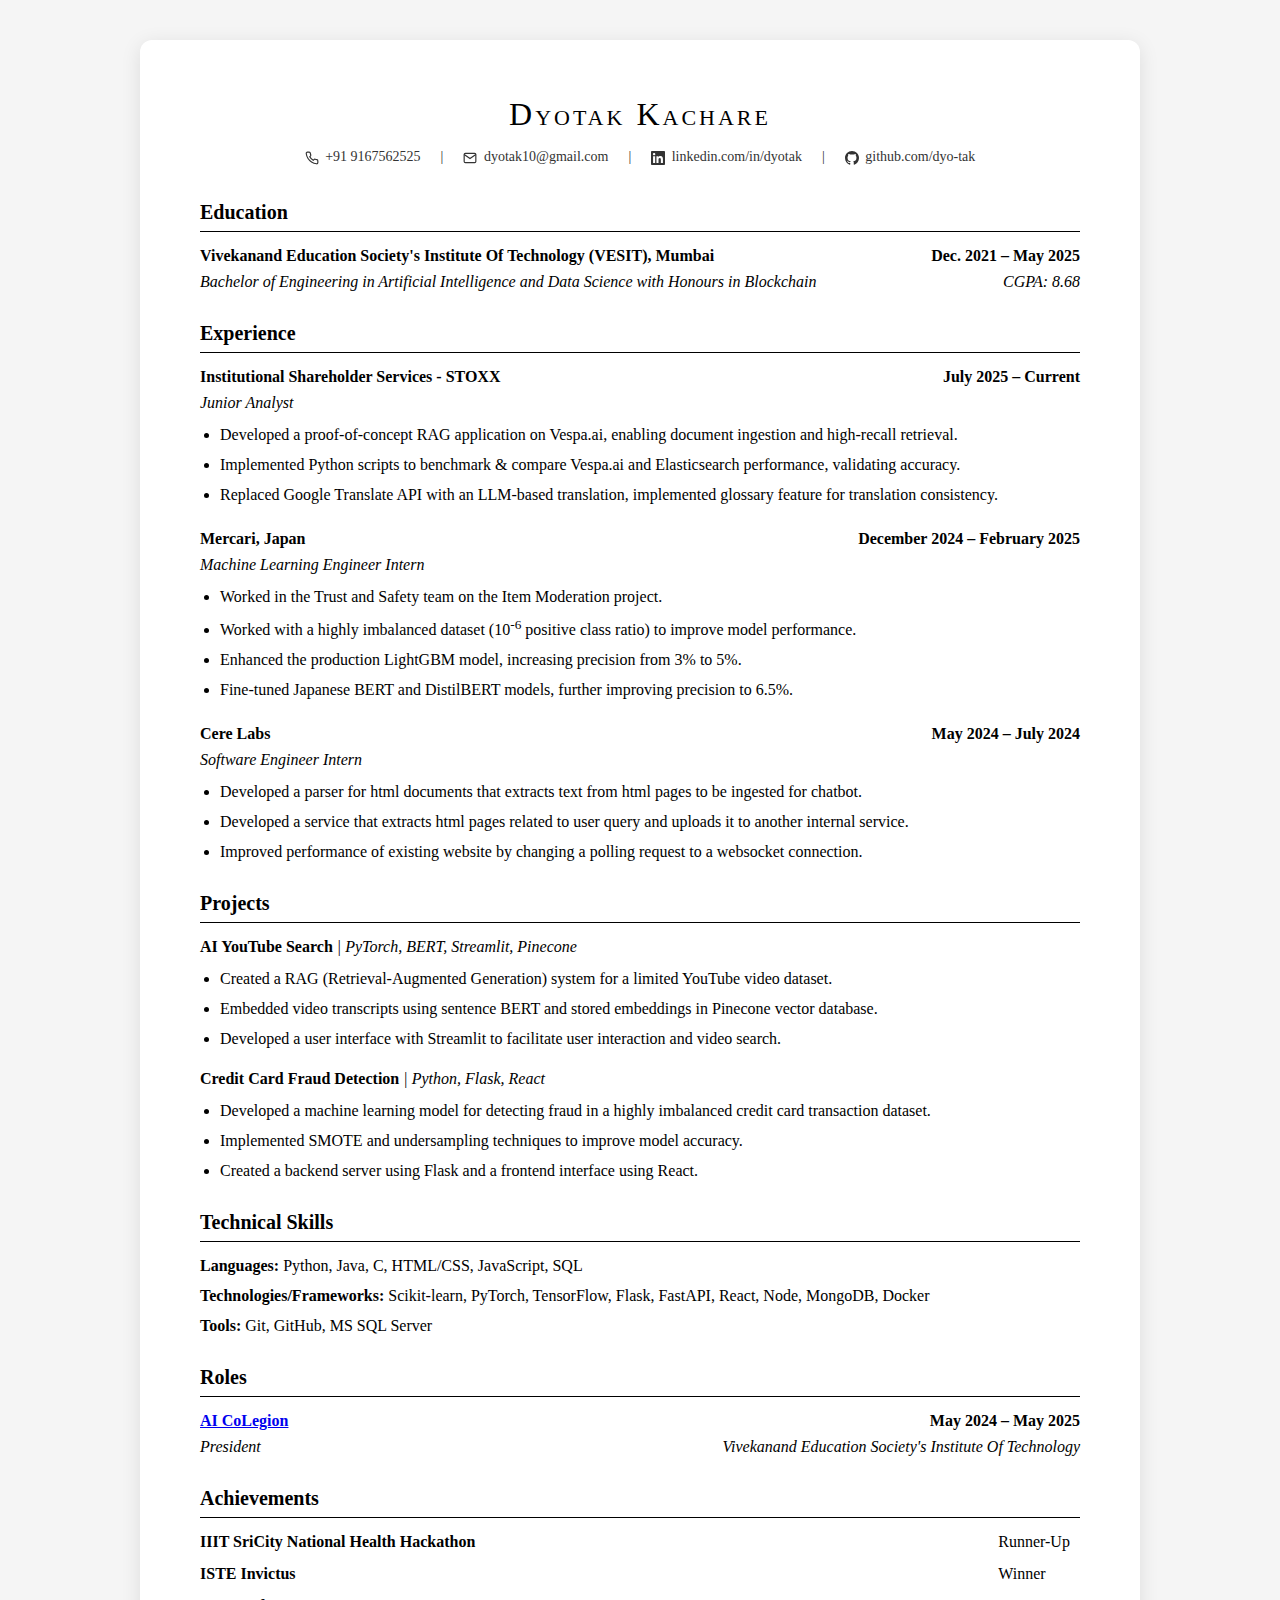
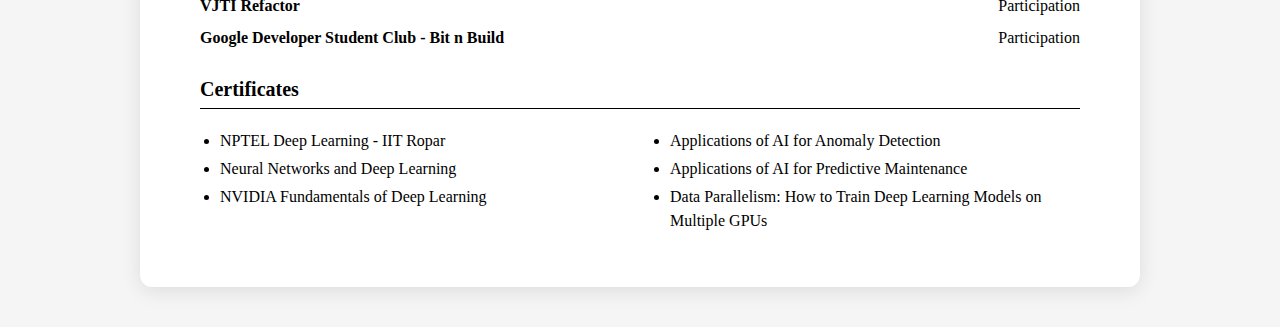
<file: resume.html>
<!DOCTYPE html>
<html lang="en">
<head>
    <meta charset="UTF-8">
    <meta name="viewport" content="width=device-width, initial-scale=1.0">
    <title>Dyotak Kachare - Resume</title>
    <link href="https://fonts.googleapis.com/css2?family=Cardo:ital,wght@0,400;0,600;0,700;1,400;1,600&display=swap" rel="stylesheet">
    <style>
        * {
            margin: 0;
            padding: 0;
            box-sizing: border-box;
        }

        body {
            font-family: 'Crimson Text', Georgia, serif;
            background-color: #f5f5f5;
            padding: 40px 20px;
            line-height: 1.5;
        }

        .resume-container {
            max-width: 1000px;
            margin: 0 auto;
            background: white;
            padding: 50px 60px;
            box-shadow: 0 4px 20px rgba(0, 0, 0, 0.1);
            border-radius: 12px;
        }

        header {
            text-align: center;
            margin-bottom: 30px;
        }

        h1 {
            font-size: 32px;
            font-weight: 400;
            letter-spacing: 3px;
            margin-bottom: 8px;
            font-variant: small-caps;
        }

        .contact-info {
            font-size: 14px;
            color: #333;
            display: flex;
            justify-content: center;
            align-items: center;
            flex-wrap: wrap;
            gap: 4px 12px;
        }

        .contact-info a {
            color: #333;
            text-decoration: none;
        }

        .contact-info a:hover {
            text-decoration: underline;
        }

        .contact-icon {
            width: 14px;
            height: 14px;
            vertical-align: middle;
            margin-right: 3px;
        }

        .separator {
            margin: 0 8px;
        }

        h2 {
            font-size: 20px;
            font-weight: 700;
            margin-top: 24px;
            margin-bottom: 12px;
            border-bottom: 1px solid #000;
            padding-bottom: 4px;
        }

        .experience-item,
        .education-item,
        .role-item {
            margin-bottom: 20px;
        }

        .item-header {
            display: flex;
            justify-content: space-between;
            margin-bottom: 2px;
        }

        .item-header strong {
            font-weight: 700;
        }

        .item-subheader {
            display: flex;
            justify-content: space-between;
            font-style: italic;
            margin-bottom: 8px;
        }

        ul {
            margin-left: 20px;
            margin-top: 8px;
        }

        li {
            margin-bottom: 6px;
            line-height: 1.5;
        }

        .project-item {
            margin-bottom: 16px;
        }

        .project-header {
            margin-bottom: 8px;
        }

        .project-header strong a {
            color: #000;
            text-decoration: none;
        }

        .project-header strong a:hover {
            text-decoration: underline;
        }

        .tech-stack {
            font-style: italic;
        }

        .skills-section {
            margin-top: 8px;
        }

        .skill-item {
            margin-bottom: 6px;
        }

        .skill-item strong {
            font-weight: 700;
        }

        .achievements-grid,
        .certificates-grid {
            display: grid;
            grid-template-columns: 1fr auto;
            gap: 8px 20px;
            margin-top: 12px;
        }

        .achievements-grid a,
        .certificates-grid a {
            color: #000;
            text-decoration: none;
        }

        .achievements-grid a:hover,
        .certificates-grid a:hover {
            text-decoration: underline;
        }

        .certificates-grid {
            grid-template-columns: 1fr 1fr;
        }

        .certificates-grid li {
            margin-bottom: 4px;
        }

        @media (max-width: 768px) {
            body {
                padding: 0;
            }

            .resume-container {
                border-radius: 0;
                box-shadow: none;
                padding: 30px 25px;
                max-width: 100%;
            }

            h1 {
                font-size: 26px;
                letter-spacing: 2px;
            }

            .contact-info {
                font-size: 12px;
                gap: 3px 8px;
            }

            h2 {
                font-size: 18px;
                margin-top: 20px;
            }

            .item-header,
            .item-subheader {
                flex-direction: column;
                gap: 2px;
            }

            .item-header .date,
            .item-subheader .location {
                text-align: left;
            }

            ul {
                margin-left: 18px;
            }

            li {
                font-size: 15px;
            }

            .certificates-grid {
                grid-template-columns: 1fr;
            }

            .achievements-grid {
                grid-template-columns: 1fr;
                gap: 12px;
            }

            .achievement-item {
                display: flex;
                justify-content: space-between;
                align-items: baseline;
            }
        }

        @media (max-width: 480px) {
            .resume-container {
                padding: 20px 15px;
            }

            h1 {
                font-size: 22px;
            }

            .contact-info {
                font-size: 11px;
            }
        }
    </style>
</head>
<body>
    <div class="resume-container">
        <header>
            <h1>Dyotak Kachare</h1>
            <div class="contact-info">
                <span>
                    <svg class="contact-icon" viewBox="0 0 24 24" fill="none" stroke="currentColor" stroke-width="2">
                        <path d="M22 16.92v3a2 2 0 0 1-2.18 2 19.79 19.79 0 0 1-8.63-3.07 19.5 19.5 0 0 1-6-6 19.79 19.79 0 0 1-3.07-8.67A2 2 0 0 1 4.11 2h3a2 2 0 0 1 2 1.72 12.84 12.84 0 0 0 .7 2.81 2 2 0 0 1-.45 2.11L8.09 9.91a16 16 0 0 0 6 6l1.27-1.27a2 2 0 0 1 2.11-.45 12.84 12.84 0 0 0 2.81.7A2 2 0 0 1 22 16.92z"></path>
                    </svg>
                    +91 9167562525
                </span>
                <span class="separator">|</span>
                <a href="mailto:dyotak10@gmail.com">
                    <svg class="contact-icon" viewBox="0 0 24 24" fill="none" stroke="currentColor" stroke-width="2">
                        <path d="M4 4h16c1.1 0 2 .9 2 2v12c0 1.1-.9 2-2 2H4c-1.1 0-2-.9-2-2V6c0-1.1.9-2 2-2z"></path>
                        <polyline points="22,6 12,13 2,6"></polyline>
                    </svg>
                    dyotak10@gmail.com
                </a>
                <span class="separator">|</span>
                <a href="https://linkedin.com/in/dyotak">
                    <svg class="contact-icon" viewBox="0 0 24 24" fill="currentColor">
                        <path d="M20.447 20.452h-3.554v-5.569c0-1.328-.027-3.037-1.852-3.037-1.853 0-2.136 1.445-2.136 2.939v5.667H9.351V9h3.414v1.561h.046c.477-.9 1.637-1.85 3.37-1.85 3.601 0 4.267 2.37 4.267 5.455v6.286zM5.337 7.433c-1.144 0-2.063-.926-2.063-2.065 0-1.138.92-2.063 2.063-2.063 1.14 0 2.064.925 2.064 2.063 0 1.139-.925 2.065-2.064 2.065zm1.782 13.019H3.555V9h3.564v11.452zM22.225 0H1.771C.792 0 0 .774 0 1.729v20.542C0 23.227.792 24 1.771 24h20.451C23.2 24 24 23.227 24 22.271V1.729C24 .774 23.2 0 22.222 0h.003z"/>
                    </svg>
                    linkedin.com/in/dyotak
                </a>
                <span class="separator">|</span>
                <a href="https://github.com/dyo-tak">
                    <svg class="contact-icon" viewBox="0 0 24 24" fill="currentColor">
                        <path d="M12 0c-6.626 0-12 5.373-12 12 0 5.302 3.438 9.8 8.207 11.387.599.111.793-.261.793-.577v-2.234c-3.338.726-4.033-1.416-4.033-1.416-.546-1.387-1.333-1.756-1.333-1.756-1.089-.745.083-.729.083-.729 1.205.084 1.839 1.237 1.839 1.237 1.07 1.834 2.807 1.304 3.492.997.107-.775.418-1.305.762-1.604-2.665-.305-5.467-1.334-5.467-5.931 0-1.311.469-2.381 1.236-3.221-.124-.303-.535-1.524.117-3.176 0 0 1.008-.322 3.301 1.23.957-.266 1.983-.399 3.003-.404 1.02.005 2.047.138 3.006.404 2.291-1.552 3.297-1.23 3.297-1.23.653 1.653.242 2.874.118 3.176.77.84 1.235 1.911 1.235 3.221 0 4.609-2.807 5.624-5.479 5.921.43.372.823 1.102.823 2.222v3.293c0 .319.192.694.801.576 4.765-1.589 8.199-6.086 8.199-11.386 0-6.627-5.373-12-12-12z"/>
                    </svg>
                    github.com/dyo-tak
                </a>
            </div>
        </header>

        <section>
            <h2>Education</h2>
            <div class="education-item">
                <div class="item-header">
                    <strong>Vivekanand Education Society's Institute Of Technology (VESIT), Mumbai</strong>
                    <span class="date"><strong>Dec. 2021 – May 2025</strong></span>
                </div>
                <div class="item-subheader">
                    <span>Bachelor of Engineering in Artificial Intelligence and Data Science with Honours in Blockchain</span>
                    <span class="location">CGPA: 8.68</span>
                </div>
            </div>
        </section>

        <section>
            <h2>Experience</h2>
            
            <div class="experience-item">
                <div class="item-header">
                    <strong>Institutional Shareholder Services - STOXX</strong>
                    <span class="date"><strong>July 2025 – Current</strong></span>
                </div>
                <div class="item-subheader">
                    <span>Junior Analyst</span>
                    <span class="location"></span>
                </div>
                <ul>
                    <li>Developed a proof-of-concept RAG application on Vespa.ai, enabling document ingestion and high-recall retrieval.</li>
                    <li>Implemented Python scripts to benchmark & compare Vespa.ai and Elasticsearch performance, validating accuracy.</li>
                    <li>Replaced Google Translate API with an LLM-based translation, implemented glossary feature for translation consistency.</li>
                </ul>
            </div>

            <div class="experience-item">
                <div class="item-header">
                    <strong>Mercari, Japan</strong>
                    <span class="date"><strong>December 2024 – February 2025</strong></span>
                </div>
                <div class="item-subheader">
                    <span>Machine Learning Engineer Intern</span>
                    <span class="location"></span>
                </div>
                <ul>
                    <li>Worked in the Trust and Safety team on the Item Moderation project.</li>
                    <li>Worked with a highly imbalanced dataset (10<sup>-6</sup> positive class ratio) to improve model performance.</li>
                    <li>Enhanced the production LightGBM model, increasing precision from 3% to 5%.</li>
                    <li>Fine-tuned Japanese BERT and DistilBERT models, further improving precision to 6.5%.</li>
                </ul>
            </div>

            <div class="experience-item">
                <div class="item-header">
                    <strong>Cere Labs</strong>
                    <span class="date"><strong>May 2024 – July 2024</strong></span>
                </div>
                <div class="item-subheader">
                    <span>Software Engineer Intern</span>
                    <span class="location"></span>
                </div>
                <ul>
                    <li>Developed a parser for html documents that extracts text from html pages to be ingested for chatbot.</li>
                    <li>Developed a service that extracts html pages related to user query and uploads it to another internal service.</li>
                    <li>Improved performance of existing website by changing a polling request to a websocket connection.</li>
                </ul>
            </div>
        </section>

        <section>
            <h2>Projects</h2>
            
            <div class="project-item">
                <div class="project-header">
                    <strong><a href="https://github.com/dyo-tak/ai-yt-search">AI YouTube Search</a></strong> <span class="tech-stack">| PyTorch, BERT, Streamlit, Pinecone</span>
                </div>
                <ul>
                    <li>Created a RAG (Retrieval-Augmented Generation) system for a limited YouTube video dataset.</li>
                    <li>Embedded video transcripts using sentence BERT and stored embeddings in Pinecone vector database.</li>
                    <li>Developed a user interface with Streamlit to facilitate user interaction and video search.</li>
                </ul>
            </div>

            <div class="project-item">
                <div class="project-header">
                    <strong><a href="https://github.com/dyo-tak/ml-fraud-detection">Credit Card Fraud Detection</a></strong> <span class="tech-stack">| Python, Flask, React</span>
                </div>
                <ul>
                    <li>Developed a machine learning model for detecting fraud in a highly imbalanced credit card transaction dataset.</li>
                    <li>Implemented SMOTE and undersampling techniques to improve model accuracy.</li>
                    <li>Created a backend server using Flask and a frontend interface using React.</li>
                </ul>
            </div>
        </section>

        <section>
            <h2>Technical Skills</h2>
            <div class="skills-section">
                <div class="skill-item">
                    <strong>Languages:</strong> Python, Java, C, HTML/CSS, JavaScript, SQL
                </div>
                <div class="skill-item">
                    <strong>Technologies/Frameworks:</strong> Scikit-learn, PyTorch, TensorFlow, Flask, FastAPI, React, Node, MongoDB, Docker
                </div>
                <div class="skill-item">
                    <strong>Tools:</strong> Git, GitHub, MS SQL Server
                </div>
            </div>
        </section>

        <section>
            <h2>Roles</h2>
            <div class="role-item">
                <div class="item-header">
                    <strong><a href="https://drive.google.com/file/d/1qdixImdurISHTXNhrlyEh8R-JujPAMBA/view?usp=sharing">AI CoLegion</a></strong>
                    <span class="date"><strong>May 2024 – May 2025</strong></span>
                </div>
                <div class="item-subheader">
                    <span>President</span>
                    <span class="location">Vivekanand Education Society's Institute Of Technology</span>
                </div>
            </div>
        </section>

        <section>
            <h2>Achievements</h2>
            <div class="achievements-grid">
                <div class="achievement-item">
                    <strong><a href="https://drive.google.com/file/d/1VKOLX0GX5w3TlyhVW9LenM16WXuZw8Lj/view?usp=drive_link">IIIT SriCity National Health Hackathon</a></strong>
                </div>
                <div>Runner-Up</div>
                
                <div class="achievement-item">
                    <strong><a href="https://drive.google.com/file/d/193RLWfQkm5SIQYcgTnQ6wVuaHBEMb-g_/view?usp=sharing">ISTE Invictus</a></strong>
                </div>
                <div>Winner</div>
                
                <div class="achievement-item">
                    <strong><a href="https://drive.google.com/file/d/1_yAZWkbjewFtuhbVdn4nyc7Mi7U1at3Q/view?usp=sharing">VJTI Refactor</a></strong>
                </div>
                <div>Participation</div>
                
                <div class="achievement-item">
                    <strong><a href="https://drive.google.com/file/d/1Y0sRkB4STVZTjvqCaPFFVXb-HLLbkckd/view?usp=sharing">Google Developer Student Club - Bit n Build</a></strong>
                </div>
                <div>Participation</div>
            </div>
        </section>

        <section>
            <h2>Certificates</h2>
            <div class="certificates-grid">
                <ul>
                    <li><a href="https://drive.google.com/file/d/18rRDmjxOjz97fyVIyn9Af0NfHNWQokzo/view?usp=sharing">NPTEL Deep Learning - IIT Ropar</a></li>
                    <li><a href="https://coursera.org/share/cfd98670cf0c094de7fd933bd6338f70">Neural Networks and Deep Learning</a></li>
                    <li><a href="http://courses.nvidia.com/certificates/ddc5bbc1377d4b3f9c5388cf1c589e31">NVIDIA Fundamentals of Deep Learning</a></li>
                </ul>
                <ul>
                    <li><a href="https://learn.nvidia.com/certificates?id=XIjIhfoqRUqWe-Ba6SWO3g">Applications of AI for Anomaly Detection</a></li>
                    <li><a href="https://learn.nvidia.com/certificates?id=SdJjyA19TCCMgbWWKF5LWw">Applications of AI for Predictive Maintenance</a></li>
                    <li><a href="https://learn.nvidia.com/certificates?id=fGUcdF5SShOJ_4ttgVgBNQ">Data Parallelism: How to Train Deep Learning Models on Multiple GPUs</a></li>
                </ul>
            </div>
        </section>
    </div>
</body>
</html>
</file>
